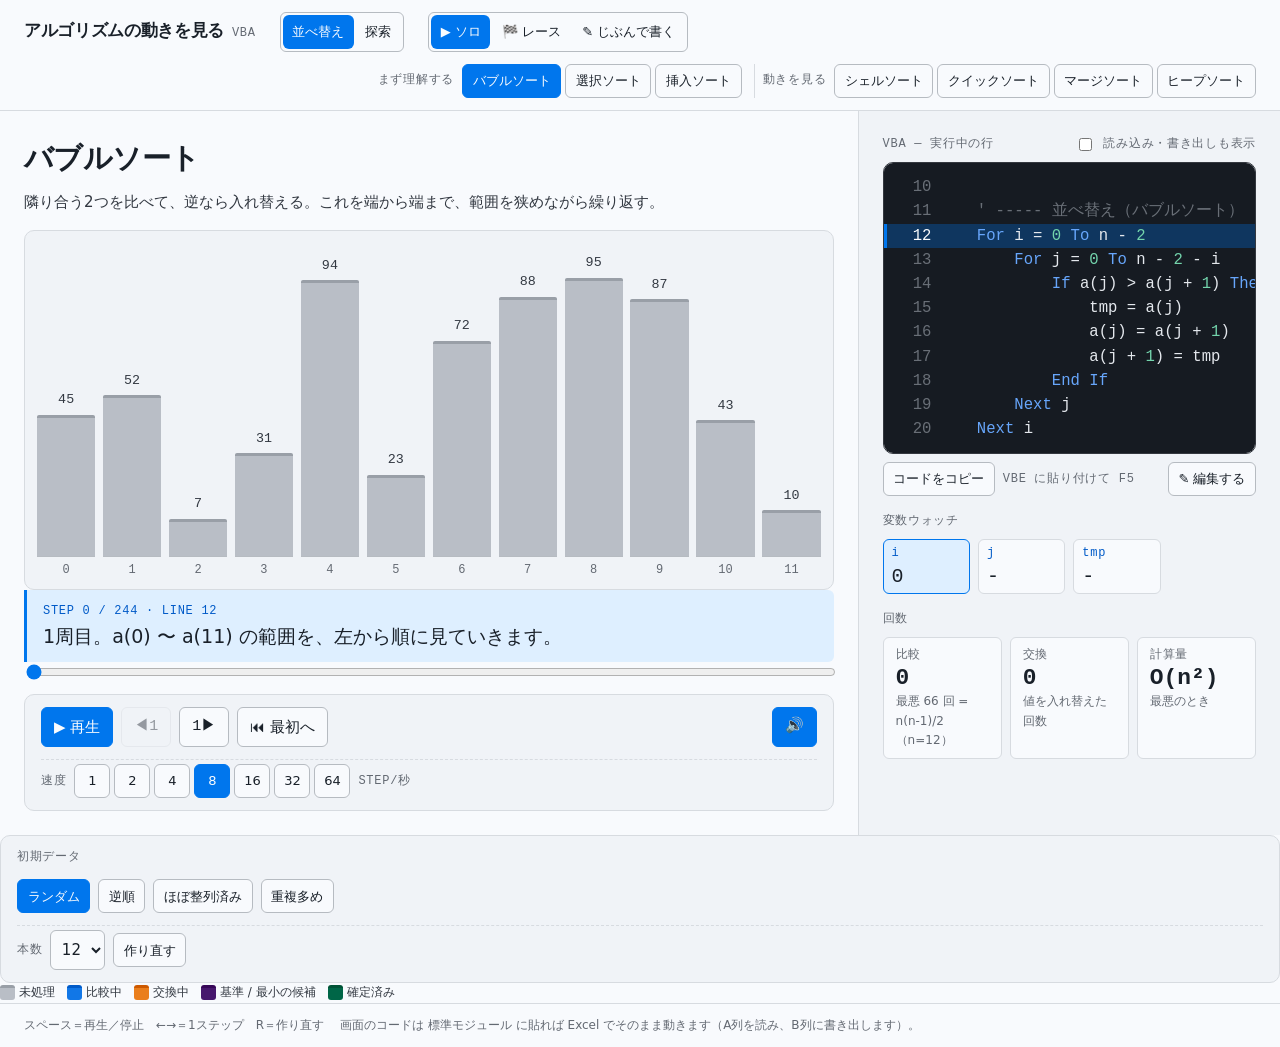
<file: index.html>
<!DOCTYPE html>
<html lang="ja">
<head>
<meta charset="utf-8">
<meta name="viewport" content="width=device-width, initial-scale=1">
<title>アルゴリズムの動きを見る — VBAで読むソート・探索</title>
<meta name="description" content="ソート・探索アルゴリズムの動きを棒グラフで見ながら、対応するVBAコードの実行行を追いかける授業用ツール。">
<link rel="stylesheet" href="css/style.css">
</head>
<body>

<header class="topbar">
  <div class="topbar__brand">アルゴリズムの動きを見る<span class="topbar__sub">VBA</span></div>
  <div class="mode-switch" id="topicSwitch" role="group" aria-label="並べ替え・探索の切り替え">
    <button class="btn btn--sm" type="button" data-topic="sort" aria-pressed="true">並べ替え</button>
    <button class="btn btn--sm" type="button" data-topic="search" aria-pressed="false">探索</button>
  </div>
  <div class="mode-switch" id="modeSwitch" role="group" aria-label="表示モード">
    <button class="btn btn--sm" type="button" data-mode="solo" aria-pressed="true">▶ ソロ</button>
    <button class="btn btn--sm" type="button" data-mode="race" aria-pressed="false">🏁 レース</button>
    <button class="btn btn--sm" type="button" data-mode="studio" aria-pressed="false">✎ じぶんで書く</button>
  </div>
  <nav class="algos" id="algos" aria-label="アルゴリズムの選択"></nav>
  <div class="mode-switch" id="searchModeSwitch" role="group" aria-label="探索の表示モード" hidden>
    <button class="btn btn--sm" type="button" data-mode="solo" aria-pressed="true">▶ ソロ</button>
    <button class="btn btn--sm" type="button" data-mode="race" aria-pressed="false">🏁 レース</button>
    <button class="btn btn--sm" type="button" data-mode="stats" aria-pressed="false">📊 平均</button>
  </div>
  <nav class="algos" id="searchAlgos" aria-label="探索アルゴリズムの選択" hidden></nav>
</header>

<main class="workbench" id="sortWorkbench">

  <section class="stage" id="stage" aria-label="可視化">
    <div class="stage__head">
      <h1 class="stage__title" id="stageTitle">—</h1>
      <p class="stage__summary" id="stageSummary"></p>
    </div>

    <div id="soloView">
      <div class="chart" id="chart" role="img" aria-label="ソート中の配列の棒グラフ"></div>

      <p class="narration" id="narration" aria-live="polite"></p>

      <div class="transport">
        <input class="seek" id="seek" type="range" min="0" max="0" value="0" step="1"
               aria-label="ステップ位置">

        <div class="control-group">
          <div class="transport__row">
            <button class="btn btn--primary" id="btnPlay" type="button">▶ 再生</button>
            <button class="btn btn--icon" id="btnPrev" type="button" aria-label="1ステップ戻る" title="1ステップ戻る（←）">◀1</button>
            <button class="btn btn--icon" id="btnNext" type="button" aria-label="1ステップ進む" title="1ステップ進む（→）">1▶</button>
            <button class="btn" id="btnReset" type="button" title="最初のステップへ">⏮ 最初へ</button>
            <span class="transport__sep"></span>
            <button class="btn btn--icon" id="btnSound" type="button" aria-pressed="true"
                    title="効果音のON/OFF">🔊</button>
          </div>
          <div class="transport__row">
            <span class="u-label">速度</span>
            <div class="speedset" id="speedSet" role="group" aria-label="再生速度（1秒あたりのステップ数）">
              <button class="btn btn--sm" type="button" data-speed="1">1</button>
              <button class="btn btn--sm" type="button" data-speed="2">2</button>
              <button class="btn btn--sm" type="button" data-speed="4">4</button>
              <button class="btn btn--sm" type="button" data-speed="8" aria-pressed="true">8</button>
              <button class="btn btn--sm" type="button" data-speed="16">16</button>
              <button class="btn btn--sm" type="button" data-speed="32">32</button>
              <button class="btn btn--sm" type="button" data-speed="64">64</button>
            </div>
            <span class="u-label">step/秒</span>
          </div>
        </div>
      </div>
    </div>

    <div id="raceView" class="race" hidden>
      <div class="race__lanes">
        <div class="race__lane" data-lane="a">
          <div class="race__head">
            <select class="field" id="raceSelectA" aria-label="レース：左のアルゴリズム"></select>
            <span class="race__status" id="raceStatusA"></span>
          </div>
          <div class="chart chart--race" id="raceChartA" role="img" aria-label="レース左側の棒グラフ"></div>
          <div class="race__stats">
            <span>step <b id="raceStepA">0</b> / <span id="raceTotalA">0</span></span>
            <span>比較 <b id="raceCompareA">0</b></span>
            <span>交換 <b id="raceSwapA">0</b></span>
          </div>
        </div>
        <div class="race__lane" data-lane="b">
          <div class="race__head">
            <select class="field" id="raceSelectB" aria-label="レース：右のアルゴリズム"></select>
            <span class="race__status" id="raceStatusB"></span>
          </div>
          <div class="chart chart--race" id="raceChartB" role="img" aria-label="レース右側の棒グラフ"></div>
          <div class="race__stats">
            <span>step <b id="raceStepB">0</b> / <span id="raceTotalB">0</span></span>
            <span>比較 <b id="raceCompareB">0</b></span>
            <span>交換 <b id="raceSwapB">0</b></span>
          </div>
        </div>
      </div>
      <div class="race__controls">
        <button class="btn btn--primary" id="raceBtnPlay" type="button">▶ レース開始</button>
        <button class="btn" id="raceBtnReset" type="button">⏮ やり直す</button>
        <span class="u-label">同じ初期データを、2つのアルゴリズムで同時に並べ替えます</span>
      </div>
    </div>

  </section>

  <aside class="inspector" id="inspector" aria-label="コードと状態">

    <section class="panel panel--code">
      <div class="panel__head">
        <span class="u-label">VBA — 実行中の行</span>
        <label class="field"><input type="checkbox" id="chkFull"> 読み込み・書き出しも表示</label>
      </div>
      <ol class="code" id="code"></ol>
      <textarea class="code-edit" id="codeEdit" hidden spellcheck="false"
                aria-label="編集中のVBAコード（コアループのみ）"></textarea>
      <p class="code-error" id="codeError" hidden role="alert"></p>
      <div class="transport__row">
        <button class="btn btn--sm" id="btnCopy" type="button">コードをコピー</button>
        <span class="u-label" id="editHint">VBE に貼り付けて F5</span>
        <span class="transport__sep"></span>
        <button class="btn btn--sm" id="btnEditToggle" type="button" hidden>✎ 編集する</button>
        <button class="btn btn--sm btn--primary" id="btnRunEdited" type="button" hidden>▶ 実行</button>
        <button class="btn btn--sm" id="btnEditReset" type="button" hidden>元に戻す</button>
      </div>
    </section>

    <section class="panel panel--watch">
      <div class="panel__head"><span class="u-label">変数ウォッチ</span></div>
      <div class="watch" id="watch"></div>
    </section>

    <section class="panel panel--count">
      <div class="panel__head"><span class="u-label">回数</span></div>
      <div class="counters">
        <div class="counter">
          <span class="counter__k">比較</span>
          <span class="counter__v" id="cntCompare">0</span>
          <span class="counter__note" id="cntTheory"></span>
        </div>
        <div class="counter">
          <span class="counter__k" id="cntSwapLabel">交換</span>
          <span class="counter__v" id="cntSwap">0</span>
          <span class="counter__note" id="cntSwapNote">値を入れ替えた回数</span>
        </div>
        <div class="counter">
          <span class="counter__k">計算量</span>
          <span class="counter__v" id="cntOrder">—</span>
          <span class="counter__note">最悪のとき</span>
        </div>
      </div>
    </section>

  </aside>

  <div id="studioView" class="studio" hidden>
    <div class="studio__code">
      <div class="studio__missionbar">
        <select class="field" id="studioMissionSelect" aria-label="ミッションを選ぶ"></select>
      </div>
      <p class="studio__prompt" id="studioPrompt"></p>

      <div class="studio__starters" id="studioStarters" role="group" aria-label="はじめかたを選ぶ">
        <span class="u-label">はじめかた</span>
        <button class="btn btn--sm" type="button" data-starter="blank">白紙から</button>
        <button class="btn btn--sm" type="button" data-starter="skeleton">骨組みから</button>
        <button class="btn btn--sm" type="button" data-starter="example">お手本を改造</button>
      </div>

      <div class="studio__editorwrap">
        <textarea class="code-edit studio__editor" id="studioEditor" spellcheck="false"
                  aria-label="じぶんで書くVBAコード"></textarea>
        <ol class="code studio__codeview" id="studioCodeView" hidden></ol>
      </div>
      <p class="code-error" id="studioSyntaxError" hidden role="alert"></p>

      <div class="studio__palette" id="studioPalette" role="group" aria-label="部品を挿入する"></div>

      <div class="transport__row">
        <button class="btn btn--sm" id="studioBtnHint" type="button" aria-pressed="false">💡 ヒント</button>
        <span class="transport__sep"></span>
        <button class="btn btn--sm" id="studioBtnCopy" type="button">コードをコピー</button>
        <button class="btn btn--sm" id="studioBtnClear" type="button">保存内容を消す</button>
        <button class="btn btn--sm btn--primary" id="studioBtnRun" type="button">▶ 実行して確かめる</button>
      </div>
      <p class="studio__hint" id="studioHintText" hidden></p>
    </div>

    <aside class="studio__view">
      <div class="chart" id="studioChart" role="img" aria-label="あなたのコードで並べ替え中の棒グラフ"></div>

      <div class="transport__row">
        <button class="btn btn--icon" id="studioBtnPlay" type="button" aria-label="再生/一時停止">▶</button>
        <button class="btn btn--icon" id="studioBtnPrev" type="button" aria-label="1ステップ戻る">◀1</button>
        <button class="btn btn--icon" id="studioBtnNext" type="button" aria-label="1ステップ進む">1▶</button>
      </div>
      <input class="seek" id="studioSeek" type="range" min="0" max="0" value="0" step="1" aria-label="ステップ位置">

      <p class="narration" id="studioNarration" aria-live="polite"></p>

      <div class="panel__head"><span class="u-label">変数ウォッチ</span></div>
      <div class="watch" id="studioWatch"></div>

      <div class="counters">
        <div class="counter">
          <span class="counter__k">比較</span>
          <span class="counter__v" id="studioCntCompare">0</span>
        </div>
        <div class="counter">
          <span class="counter__k">書き込み</span>
          <span class="counter__v" id="studioCntSwap">0</span>
        </div>
      </div>

      <div class="studio__judge" id="studioJudge" hidden>
        <p class="studio__judge-message" id="studioJudgeMessage"></p>
        <ul class="studio__judge-cases" id="studioJudgeCases"></ul>
      </div>

      <div class="studio__compare" id="studioCompare" hidden>
        <div class="control-group__head"><span class="u-label">既存アルゴリズムとの回数比較</span></div>
        <table class="studio__compare-table" id="studioCompareTable"></table>
      </div>
    </aside>
  </div>

  <div class="control-group datasource" id="datasourcePanel">
    <div class="control-group__head"><span class="u-label">初期データ</span></div>
    <div class="transport__row">
      <span id="presets" class="transport__row" role="group" aria-label="初期データのパターン"></span>
    </div>
    <div class="transport__row">
      <label class="field">本数
        <select id="count">
          <option>8</option><option>10</option><option selected>12</option>
          <option>16</option><option>20</option><option>24</option>
          <option>30</option><option>40</option><option>50</option><option>60</option>
        </select>
      </label>
      <button class="btn btn--sm" id="btnShuffle" type="button">作り直す</button>
    </div>
  </div>

  <div class="legend" id="legend" aria-label="棒の色の意味"></div>
</main>

<main class="workbench" id="searchWorkbench" hidden>

  <section class="stage" id="searchStage" aria-label="探索の可視化">
    <div class="stage__head">
      <h1 class="stage__title" id="searchStageTitle">—</h1>
      <p class="stage__summary" id="searchStageSummary"></p>
    </div>

    <div id="searchSoloView">
      <div class="chart" id="searchChart" role="img" aria-label="探索中の配列の棒グラフ"></div>

      <p class="narration" id="searchNarration" aria-live="polite"></p>

      <div class="transport">
        <input class="seek" id="searchSeek" type="range" min="0" max="0" value="0" step="1"
               aria-label="ステップ位置">

        <div class="control-group">
          <div class="transport__row">
            <button class="btn btn--primary" id="searchBtnPlay" type="button">▶ 再生</button>
            <button class="btn btn--icon" id="searchBtnPrev" type="button" aria-label="1ステップ戻る" title="1ステップ戻る（←）">◀1</button>
            <button class="btn btn--icon" id="searchBtnNext" type="button" aria-label="1ステップ進む" title="1ステップ進む（→）">1▶</button>
            <button class="btn" id="searchBtnReset" type="button" title="最初のステップへ">⏮ 最初へ</button>
          </div>
          <div class="transport__row">
            <span class="u-label">速度</span>
            <div class="speedset" id="searchSpeedSet" role="group" aria-label="再生速度（1秒あたりのステップ数）">
              <button class="btn btn--sm" type="button" data-speed="1">1</button>
              <button class="btn btn--sm" type="button" data-speed="2">2</button>
              <button class="btn btn--sm" type="button" data-speed="4">4</button>
              <button class="btn btn--sm" type="button" data-speed="8" aria-pressed="true">8</button>
              <button class="btn btn--sm" type="button" data-speed="16">16</button>
              <button class="btn btn--sm" type="button" data-speed="32">32</button>
              <button class="btn btn--sm" type="button" data-speed="64">64</button>
            </div>
            <span class="u-label">step/秒</span>
          </div>
        </div>
      </div>
    </div>

    <div id="searchRaceView" class="race" hidden>
      <div class="race__lanes">
        <div class="race__lane" data-lane="a">
          <div class="race__head">
            <span class="u-label">線形探索</span>
            <span class="race__status" id="searchRaceStatusA"></span>
          </div>
          <div class="chart chart--race" id="searchRaceChartA" role="img" aria-label="線形探索の棒グラフ"></div>
          <div class="race__stats">
            <span>step <b id="searchRaceStepA">0</b> / <span id="searchRaceTotalA">0</span></span>
            <span>比較 <b id="searchRaceCompareA">0</b></span>
          </div>
        </div>
        <div class="race__lane" data-lane="b">
          <div class="race__head">
            <span class="u-label">二分探索</span>
            <span class="race__status" id="searchRaceStatusB"></span>
          </div>
          <div class="chart chart--race" id="searchRaceChartB" role="img" aria-label="二分探索の棒グラフ"></div>
          <div class="race__stats">
            <span>step <b id="searchRaceStepB">0</b> / <span id="searchRaceTotalB">0</span></span>
            <span>比較 <b id="searchRaceCompareB">0</b></span>
          </div>
        </div>
      </div>
      <div class="race__controls">
        <button class="btn btn--primary" id="searchRaceBtnPlay" type="button">▶ レース開始</button>
        <button class="btn" id="searchRaceBtnReset" type="button">⏮ やり直す</button>
        <span class="u-label">同じ配列・同じ探す値で、線形探索と二分探索を同時に走らせます</span>
      </div>
    </div>

    <div id="searchStatsView" class="stats-panel" hidden>
      <p class="u-label">今の配列（<span id="searchStatsN">0</span>個）の全要素を1つずつ探したときの、平均比較回数</p>
      <table class="stats-table" id="searchStatsTable"></table>
      <div class="stats-bars" id="searchStatsBars"></div>
      <p class="narration" id="searchStatsNote"></p>
    </div>

  </section>

  <aside class="inspector" id="searchInspector" aria-label="コードと状態">

    <section class="panel panel--code">
      <div class="panel__head">
        <span class="u-label">VBA — 実行中の行</span>
        <label class="field"><input type="checkbox" id="searchChkFull"> 読み込み・書き出しも表示</label>
      </div>
      <ol class="code" id="searchCode"></ol>
      <div class="transport__row">
        <button class="btn btn--sm" id="searchBtnCopy" type="button">コードをコピー</button>
        <span class="u-label">VBE に貼り付けて F5</span>
      </div>
    </section>

    <section class="panel panel--watch">
      <div class="panel__head"><span class="u-label">変数ウォッチ</span></div>
      <div class="watch" id="searchWatch"></div>
    </section>

    <section class="panel panel--count">
      <div class="panel__head"><span class="u-label">回数</span></div>
      <div class="counters">
        <div class="counter">
          <span class="counter__k">比較</span>
          <span class="counter__v" id="searchCntCompare">0</span>
          <span class="counter__note" id="searchCntTheory"></span>
        </div>
        <div class="counter">
          <span class="counter__k">計算量</span>
          <span class="counter__v" id="searchCntOrder">—</span>
          <span class="counter__note">最悪のとき</span>
        </div>
      </div>
    </section>

  </aside>

  <div class="control-group datasource" id="searchDatasourcePanel">
    <div class="control-group__head"><span class="u-label">初期データ（探索のため、常に昇順ソート済み）</span></div>
    <div class="transport__row">
      <span id="searchPresets" class="transport__row" role="group" aria-label="データパターン"></span>
    </div>
    <div class="transport__row">
      <label class="field">本数
        <select id="searchCount">
          <option>8</option><option>10</option><option selected>12</option>
          <option>16</option><option>20</option><option>24</option>
          <option>30</option><option>40</option><option>50</option><option>60</option>
        </select>
      </label>
      <button class="btn btn--sm" id="searchBtnShuffle" type="button">作り直す</button>
    </div>
    <div class="control-group__head"><span class="u-label">探す値</span></div>
    <div class="transport__row" id="searchTargetSwitch" role="group" aria-label="探す値の選び方">
      <button class="btn btn--sm" type="button" data-target="found" aria-pressed="true">見つかる値</button>
      <button class="btn btn--sm" type="button" data-target="notfound" aria-pressed="false">見つからない値</button>
    </div>
  </div>

  <div class="legend" id="searchLegend" aria-label="棒の色の意味"></div>
</main>

<footer class="foot">
  <span>スペース＝再生／停止　←→＝1ステップ　R＝作り直す</span>
  <span>画面のコードは <code>標準モジュール</code> に貼れば Excel でそのまま動きます（A列を読み、B列に書き出します）。</span>
</footer>

<script src="js/vba.js"></script>
<script src="js/recorder.js"></script>
<script src="js/presets.js"></script>
<script src="js/player.js"></script>
<script src="js/race.js"></script>
<script src="js/render.js"></script>
<script src="js/interpreter.js"></script>
<script src="js/sound.js"></script>
<script src="js/algorithms/bubble.js"></script>
<script src="js/algorithms/selection.js"></script>
<script src="js/algorithms/insertion.js"></script>
<script src="js/algorithms/shell.js"></script>
<script src="js/algorithms/quick.js"></script>
<script src="js/algorithms/merge.js"></script>
<script src="js/algorithms/heap.js"></script>
<script src="js/algorithms/linear-search.js"></script>
<script src="js/algorithms/binary-search.js"></script>
<script src="js/missions.js"></script>
<script src="js/editor.js"></script>
<script src="js/studio.js"></script>
<script src="js/search.js"></script>
<script src="js/app.js"></script>
</body>
</html>
</file>
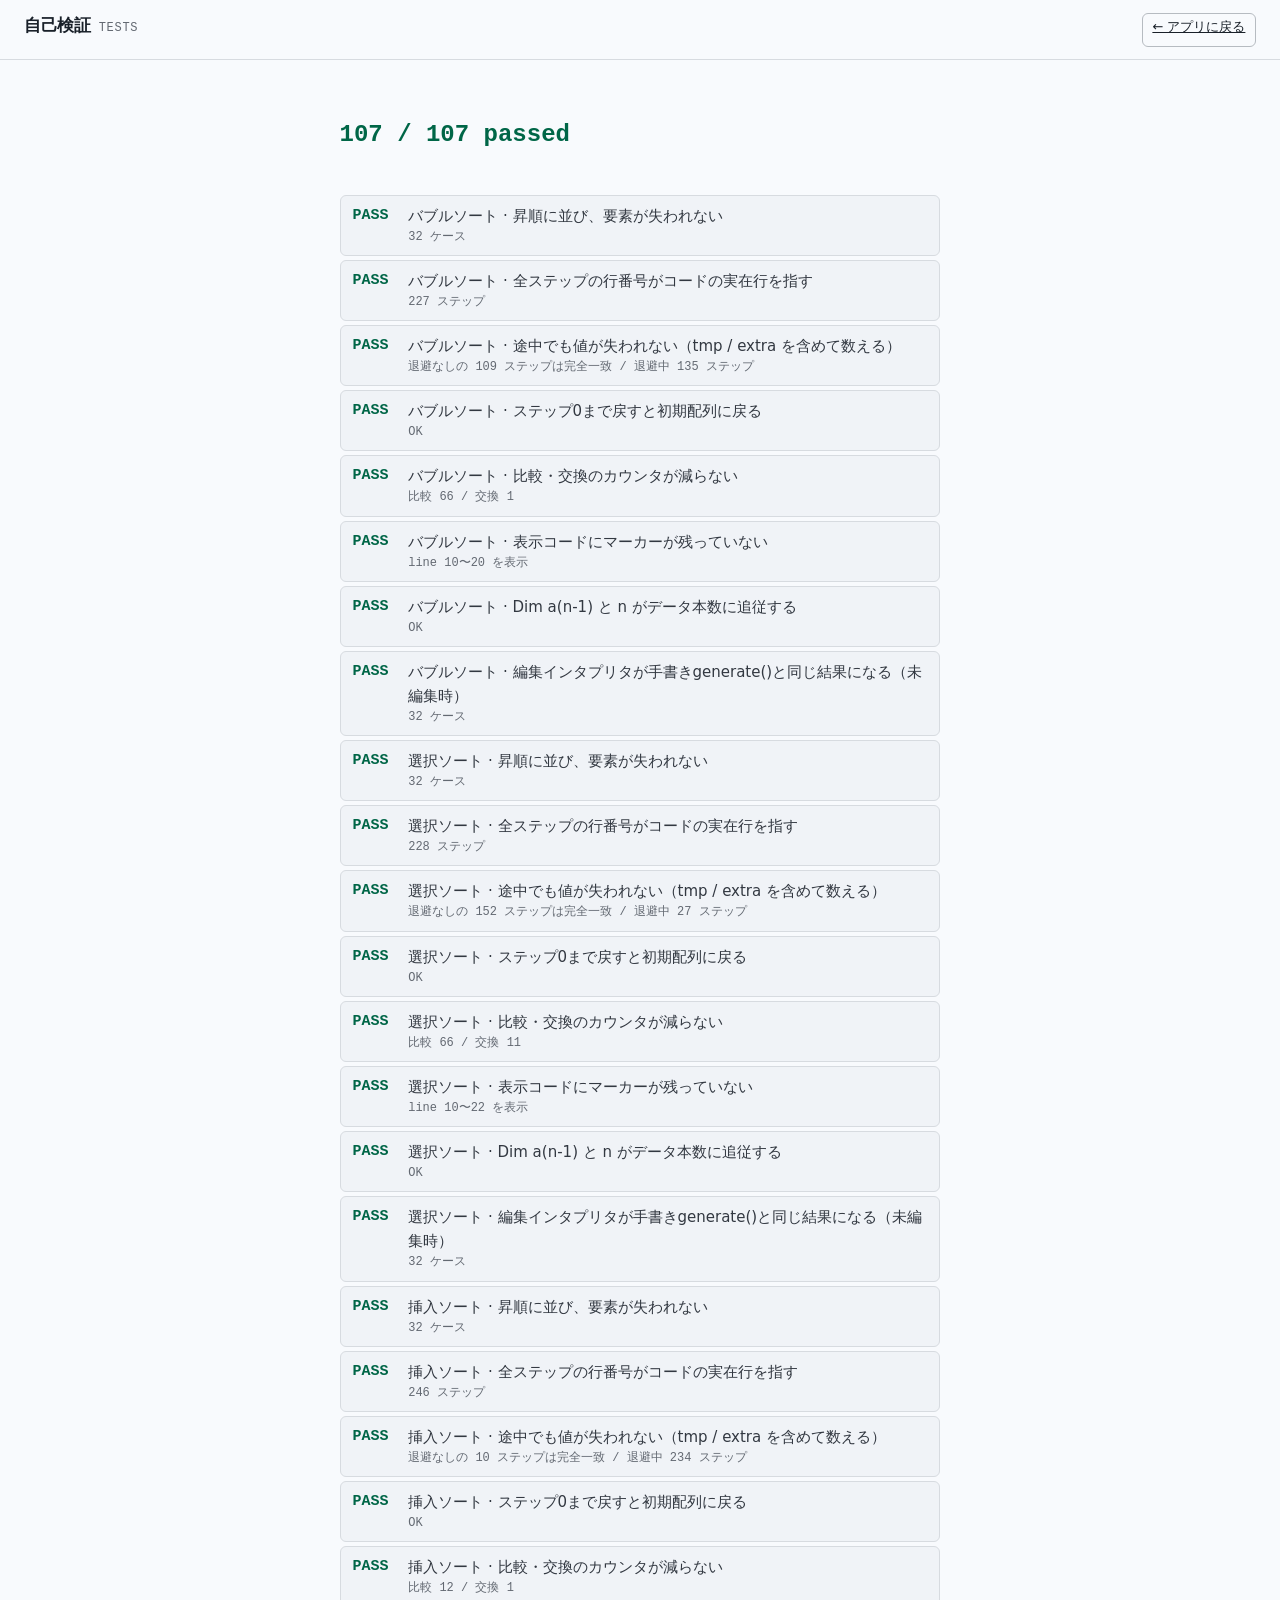
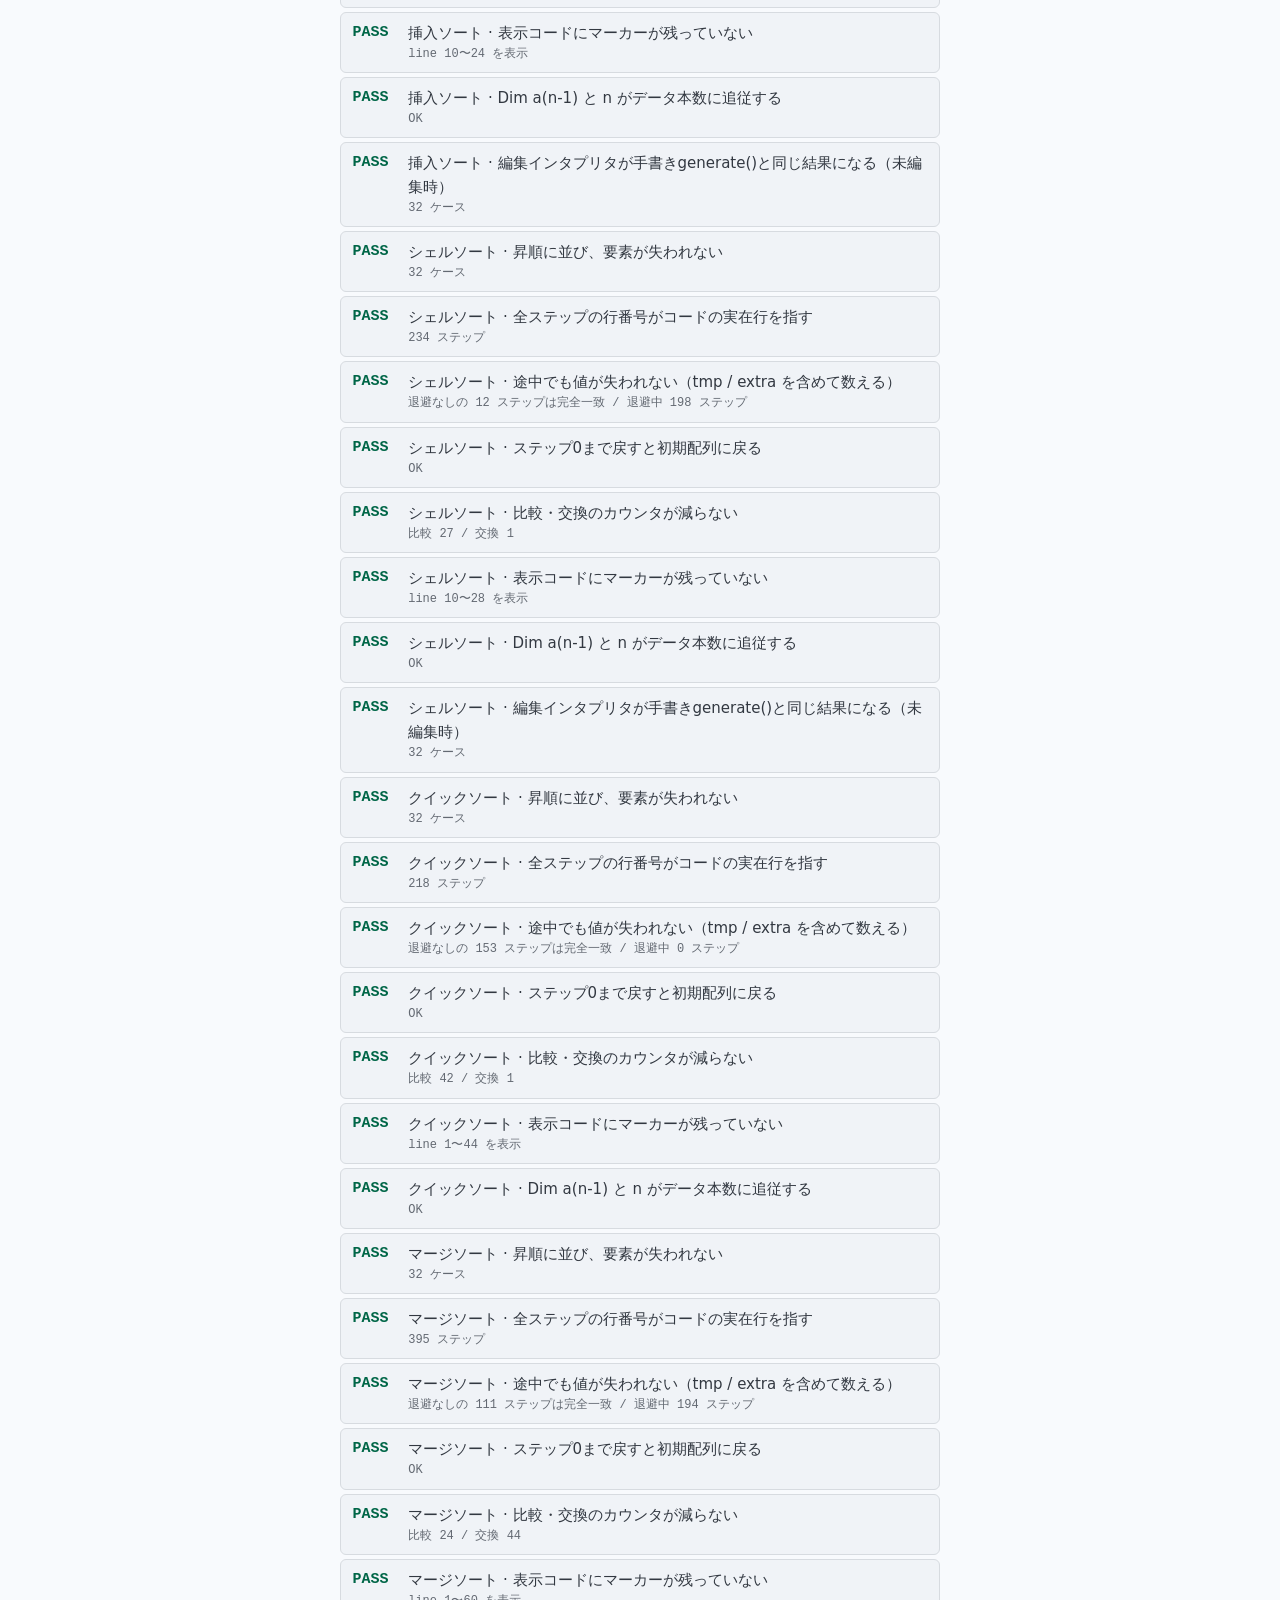
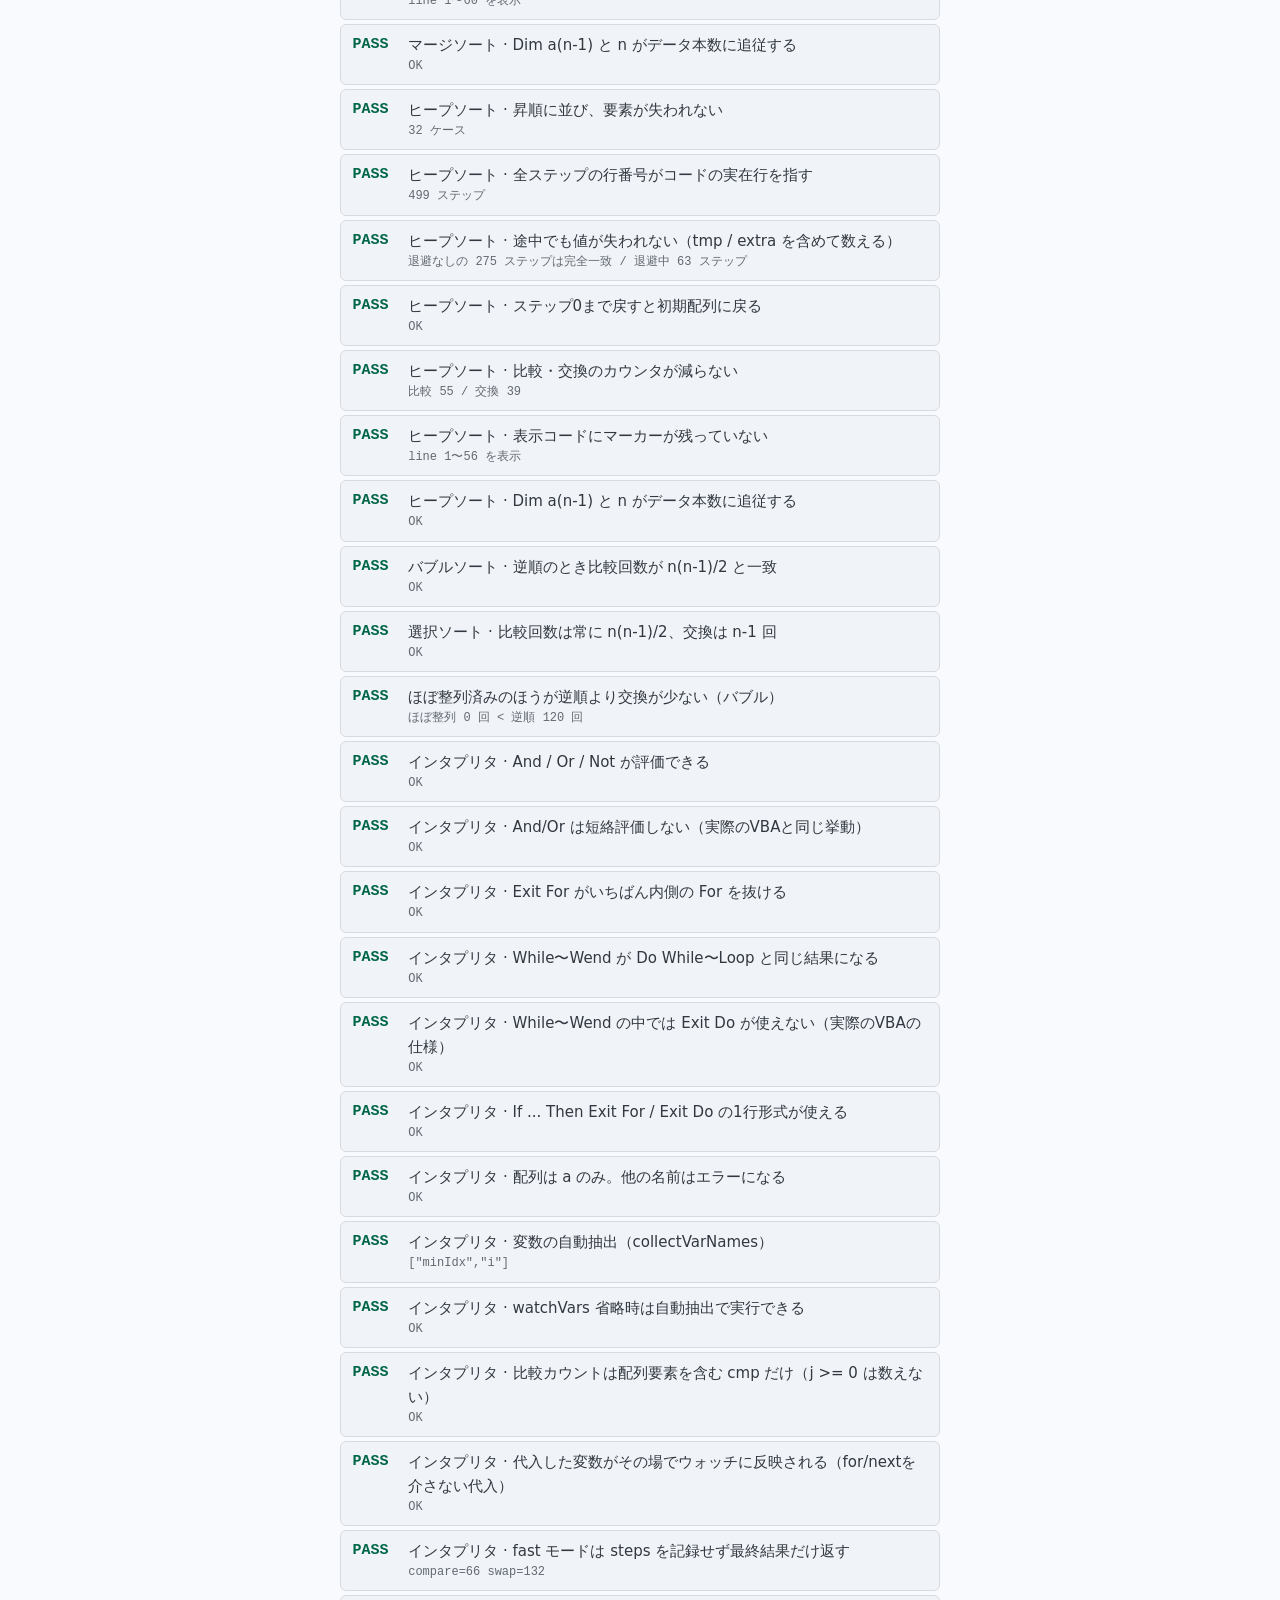
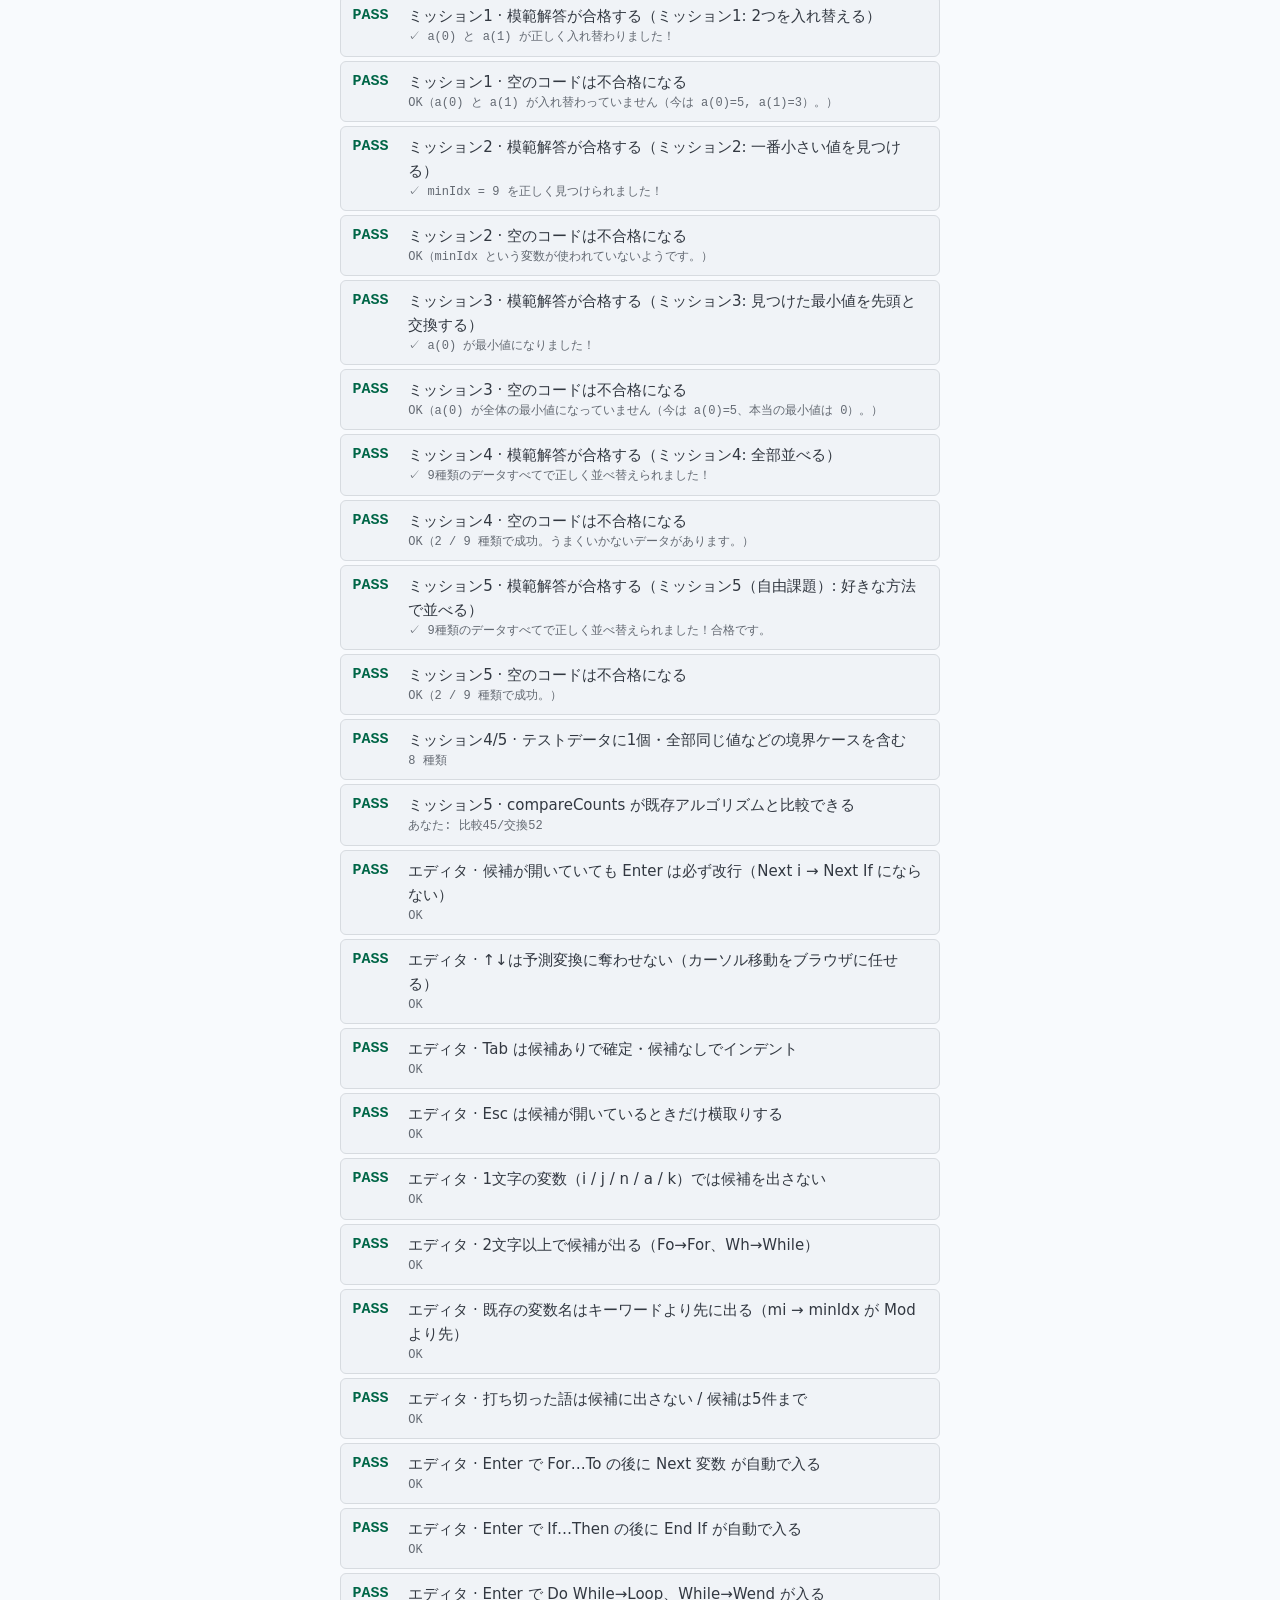
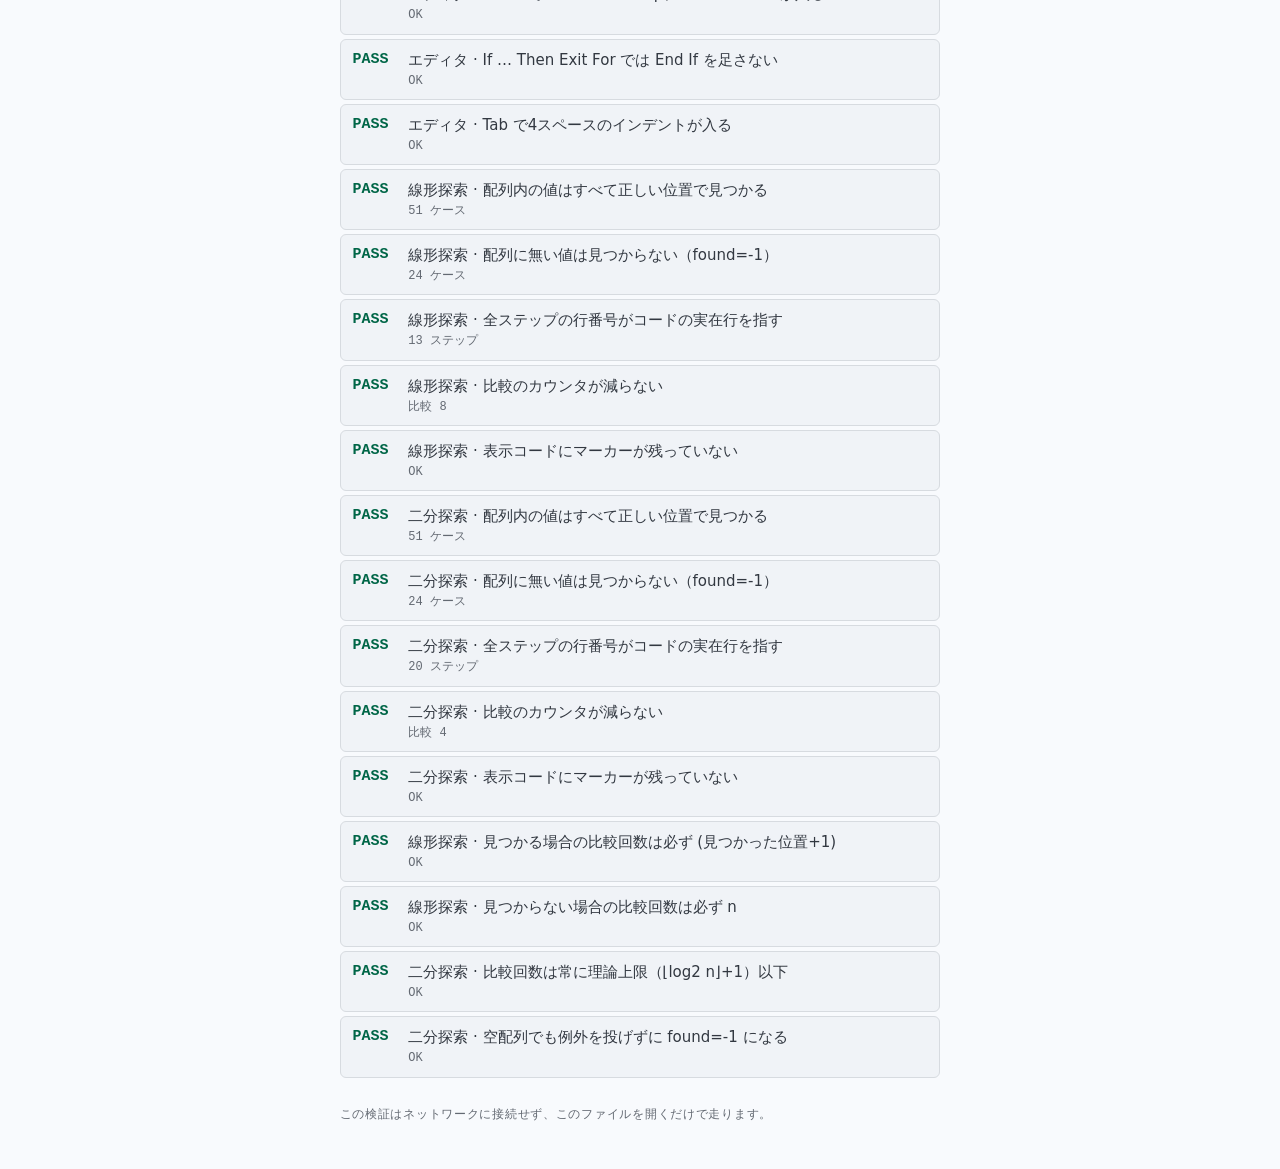
<file: tests.html>
<!DOCTYPE html>
<html lang="ja">
<head>
<meta charset="utf-8">
<meta name="viewport" content="width=device-width, initial-scale=1">
<title>自己検証 — ソートの動きを見る</title>
<link rel="stylesheet" href="css/style.css">
<style>
  .tests { max-width: 68ch; margin: 0 auto; padding: var(--space-xl) var(--space-lg); display: flex; flex-direction: column; gap: var(--space-md); }
  .tests__summary { font-family: var(--font-mono); font-size: var(--text-xl); font-weight: 600; }
  .tests__summary[data-ok="true"]  { color: var(--bar-sorted); }
  .tests__summary[data-ok="false"] { color: var(--bar-swap-edge); }
  .tests__list { list-style: none; margin: 0; padding: 0; display: flex; flex-direction: column; gap: var(--space-2xs); }
  .tests__item { display: grid; grid-template-columns: 5ch minmax(0, 1fr); gap: var(--space-xs);
                 padding: var(--space-xs) var(--space-sm); border: var(--rule-hair) solid var(--color-rule);
                 border-radius: var(--radius-md); background: var(--color-paper-2); }
  .tests__mark { font-family: var(--font-mono); font-weight: 600; }
  .tests__item[data-ok="true"]  .tests__mark { color: var(--bar-sorted); }
  .tests__item[data-ok="false"] .tests__mark { color: var(--bar-swap-edge); }
  .tests__item[data-ok="false"] { border-color: var(--bar-swap-edge); }
  .tests__detail { display: block; font-family: var(--font-mono); font-size: var(--text-xs); color: var(--color-ink-3); }
</style>
</head>
<body>

<header class="topbar">
  <div class="topbar__brand">自己検証<span class="topbar__sub">tests</span></div>
  <nav class="algos"><a class="btn btn--sm" href="index.html">← アプリに戻る</a></nav>
</header>

<main class="tests">
  <p class="tests__summary" id="summary">実行中…</p>
  <ul class="tests__list" id="list"></ul>
  <p class="u-label">この検証はネットワークに接続せず、このファイルを開くだけで走ります。</p>
</main>

<script src="js/vba.js"></script>
<script src="js/recorder.js"></script>
<script src="js/presets.js"></script>
<script src="js/interpreter.js"></script>
<script src="js/algorithms/bubble.js"></script>
<script src="js/algorithms/selection.js"></script>
<script src="js/algorithms/insertion.js"></script>
<script src="js/algorithms/shell.js"></script>
<script src="js/algorithms/quick.js"></script>
<script src="js/algorithms/merge.js"></script>
<script src="js/algorithms/heap.js"></script>
<script src="js/algorithms/linear-search.js"></script>
<script src="js/algorithms/binary-search.js"></script>
<script src="js/missions.js"></script>
<script src="js/editor.js"></script>
<script src="js/tests.js"></script>
<script>
(function () {
  var results;
  try {
    results = SV.runTests();
  } catch (e) {
    document.getElementById('summary').textContent = '検証自体が落ちました: ' + e.message;
    document.getElementById('summary').setAttribute('data-ok', 'false');
    return;
  }
  var list = document.getElementById('list');
  var pass = 0;
  results.forEach(function (r) {
    if (r.ok) pass++;
    var li = document.createElement('li');
    li.className = 'tests__item';
    li.setAttribute('data-ok', String(r.ok));

    var mark = document.createElement('span');
    mark.className = 'tests__mark';
    mark.textContent = r.ok ? 'PASS' : 'FAIL';

    var body = document.createElement('span');
    body.appendChild(document.createTextNode(r.name));
    if (r.detail) {
      var d = document.createElement('span');
      d.className = 'tests__detail';
      d.textContent = r.detail;
      body.appendChild(d);
    }
    li.appendChild(mark);
    li.appendChild(body);
    list.appendChild(li);
  });
  var s = document.getElementById('summary');
  s.textContent = pass + ' / ' + results.length + ' passed';
  s.setAttribute('data-ok', String(pass === results.length));
})();
</script>
</body>
</html>
</file>
<file: css/style.css>
@import url("tokens.css");

/* ============================================================
   基礎
   ============================================================ */
*, *::before, *::after { box-sizing: border-box; }

/* [hidden] 属性は、同じ詳細度のクラスセレクタ（.race{display:flex} など）に
   上書きされることがある（実際に #raceView で発生していた不具合）。
   トグル表示に使う要素すべてに影響するので、ここで確実に勝たせておく。 */
[hidden] { display: none !important; }

html, body { overflow-x: clip; }
html { -webkit-text-size-adjust: 100%; }

body {
  margin: 0;
  min-height: 100vh;
  display: flex;
  flex-direction: column;
  background: var(--color-paper);
  color: var(--color-ink-2);
  font-family: var(--font-body);
  font-size: var(--text-base);
  line-height: 1.6;
}

h1, h2, h3 {
  font-family: var(--font-display);
  font-style: normal;
  font-weight: 600;
  letter-spacing: var(--tracking-tight);
  color: var(--color-ink);
  margin: 0;
}

:where(button, input, select, [tabindex]):focus-visible {
  outline: 2px solid var(--color-focus);
  outline-offset: 2px;
  border-radius: var(--radius-sm);
}

.u-mono { font-family: var(--font-mono); letter-spacing: var(--tracking-mono); }

.u-label {
  font-family: var(--font-mono);
  font-size: var(--text-xs);
  letter-spacing: var(--tracking-mono);
  text-transform: uppercase;
  color: var(--color-ink-3);
}

.u-visually-hidden {
  position: absolute;
  width: 1px; height: 1px;
  padding: 0; margin: -1px;
  overflow: hidden;
  clip-path: inset(50%);
  white-space: nowrap;
}

/* ============================================================
   トップバー — N9 edge-aligned
   ============================================================ */
.topbar {
  display: flex;
  flex-wrap: wrap;
  align-items: baseline;
  gap: var(--space-sm) var(--space-lg);
  padding: var(--space-sm) var(--space-lg);
  border-bottom: var(--rule-hair) solid var(--color-rule);
  background: var(--color-paper);
}

.topbar__brand {
  font-family: var(--font-display);
  font-weight: 600;
  font-size: var(--text-md);
  letter-spacing: var(--tracking-tight);
  color: var(--color-ink);
  white-space: nowrap;
}

.topbar__sub {
  margin-left: var(--space-xs);
  font-family: var(--font-mono);
  font-size: var(--text-xs);
  letter-spacing: var(--tracking-mono);
  text-transform: uppercase;
  font-weight: 400;
  color: var(--color-ink-3);
}

.algos { display: flex; flex-wrap: wrap; gap: var(--space-2xs); margin-left: auto; }

.algos__group { display: flex; align-items: center; gap: var(--space-2xs); padding-left: var(--space-xs); }

.algos__group + .algos__group {
  margin-left: var(--space-xs);
  border-left: var(--rule-hair) solid var(--color-rule);
}

.algos__tier {
  font-family: var(--font-mono);
  font-size: var(--text-xs);
  letter-spacing: var(--tracking-mono);
  color: var(--color-ink-3);
  padding-right: var(--space-2xs);
}

/* ============================================================
   ボタン — 8状態
   ============================================================ */
.btn {
  font-family: var(--font-body);
  font-size: var(--text-base);
  font-weight: 500;
  line-height: 1.2;
  color: var(--color-ink);
  background: var(--color-paper);
  border: var(--rule-hair) solid var(--color-rule-2);
  border-radius: var(--radius-md);
  padding: 0.5rem 0.75rem;
  min-height: 40px;
  cursor: pointer;
  white-space: nowrap;
  transition: background-color var(--dur-2) var(--ease-out),
              border-color var(--dur-2) var(--ease-out),
              color var(--dur-2) var(--ease-out),
              transform var(--dur-1) var(--ease-out);
}

.btn:hover, .btn.is-hover { background: var(--color-paper-3); border-color: var(--color-ink-3); }
.btn:active, .btn.is-active { transform: translateY(1px); }

.btn[aria-pressed="true"],
.btn[aria-selected="true"],
.btn.is-selected {
  background: var(--color-accent);
  border-color: var(--color-accent);
  color: var(--color-accent-ink);
}

.btn[disabled], .btn.is-disabled {
  opacity: 0.42;
  cursor: not-allowed;
  background: var(--color-paper-2);
  border-color: var(--color-rule);
  transform: none;
}

.btn--primary {
  background: var(--color-accent);
  border-color: var(--color-accent);
  color: var(--color-accent-ink);
}
.btn--primary:hover, .btn--primary.is-hover {
  background: var(--color-accent-2);
  border-color: var(--color-accent-2);
}

.btn--icon { min-width: 44px; font-family: var(--font-mono); }
.btn--sm   { min-height: 34px; padding: 0.3rem 0.6rem; font-size: var(--text-sm); }

.btn[data-state="loading"] { color: var(--color-ink-3); cursor: progress; }
.btn[data-state="error"]   { border-color: var(--bar-swap-edge); color: var(--bar-swap-edge); }
.btn[data-state="success"] { border-color: var(--bar-sorted); color: var(--bar-sorted); }

/* ============================================================
   ワークベンチ本体
   ============================================================ */
.workbench {
  flex: 1 1 auto;
  display: grid;
  grid-template-columns: minmax(0, 1fr) clamp(340px, 33vw, 520px);
  align-items: stretch;
  min-height: 0;
}

.stage {
  display: flex;
  flex-direction: column;
  gap: var(--space-md);
  padding: var(--space-lg);
  min-width: 0;
}

.stage__head { display: flex; flex-wrap: wrap; align-items: baseline; gap: var(--space-xs) var(--space-md); }
.stage__title { font-size: var(--text-display); }
.stage__summary { color: var(--color-ink-2); font-size: var(--text-base); margin: 0; }

/* ---- 棒グラフ ---- */
.chart {
  display: flex;
  align-items: flex-end;
  gap: clamp(2px, 0.6vw, 8px);
  height: clamp(200px, 40vh, 440px);
  padding: var(--space-md) var(--space-sm) var(--space-xs);
  border: var(--rule-hair) solid var(--color-rule);
  border-radius: var(--radius-lg);
  background: var(--color-paper-2);
}

.bar { flex: 1 1 0; min-width: 0; height: 100%; display: flex; flex-direction: column; }

.bar__track { position: relative; flex: 1 1 auto; min-height: 0; }

.bar__col {
  position: absolute;
  left: 0; right: 0; bottom: 0;
  height: var(--h, 0%);
  border-radius: 2px 2px 0 0;
  background: var(--bar-idle);
  border-top: 3px solid var(--bar-idle-edge);
  transition: height var(--dur-3) var(--ease-out),
              background-color var(--dur-1) linear,
              border-color var(--dur-1) linear,
              transform var(--dur-2) var(--ease-out);
}

.bar__value {
  position: absolute;
  left: 0; right: 0;
  bottom: var(--h, 0%);
  margin-bottom: 4px;
  text-align: center;
  font-family: var(--font-mono);
  font-size: var(--text-value);
  font-weight: 500;
  color: var(--color-ink-2);
  transition: bottom var(--dur-3) var(--ease-out);
}

.bar__index {
  flex: 0 0 auto;
  padding-top: 4px;
  text-align: center;
  font-family: var(--font-mono);
  font-size: var(--text-xs);
  color: var(--color-ink-3);
  border-top: var(--rule-hair) solid var(--color-rule-2);
}

.bar[data-state="compare"] .bar__col { background: var(--bar-compare); border-top-color: var(--bar-compare-edge); }
.bar[data-state="swap"]    .bar__col { background: var(--bar-swap);    border-top-color: var(--bar-swap-edge); transform: translateY(-5px); }
.bar[data-state="sorted"]  .bar__col { background: var(--bar-sorted);  border-top-color: var(--bar-sorted-edge); }
.bar[data-state="pivot"]   .bar__col { background: var(--bar-pivot);   border-top-color: var(--bar-pivot-edge); }
/* 二分探索で、絞り込みにより探索範囲から外れた要素。新しい色は増やさず、idle色を薄くするだけに留める。 */
.bar[data-state="excluded"] .bar__col { opacity: 0.35; }
.bar[data-state="excluded"] .bar__value { opacity: 0.35; }

.bar[data-state="compare"] .bar__value,
.bar[data-state="swap"] .bar__value,
.bar[data-state="pivot"] .bar__value { color: var(--color-ink); font-weight: 600; }

.bar[data-cursor="true"] .bar__track {
  box-shadow: inset 0 0 0 2px var(--bar-cursor-ring);
  border-radius: var(--radius-sm);
}

.chart[data-dense="true"] .bar__value { display: none; }
.chart[data-dense="true"] .bar__index { display: none; }

/* ---- 実況 ---- */
.narration {
  margin: 0;
  min-height: 3.4em;
  padding: var(--space-sm) var(--space-md);
  border-left: 3px solid var(--color-accent);
  background: var(--color-accent-wash);
  border-radius: 0 var(--radius-md) var(--radius-md) 0;
  font-size: var(--text-narrate);
  line-height: 1.5;
  color: var(--color-ink);
}

.narration__step {
  display: block;
  font-family: var(--font-mono);
  font-size: var(--text-xs);
  letter-spacing: var(--tracking-mono);
  text-transform: uppercase;
  color: var(--color-accent-2);
  margin-bottom: 2px;
}

/* ---- コントロールのグループ枠 ----
   再生・速度・初期データなど、性質の違う操作をひと目で見分けられるよう、
   枠＋見出しでひとまとまりにする。無仕切りで1行に詰め込むと「とっ散らかった」
   印象になっていたため、機能ごとに視覚的な境界を与えている。 */
.control-group {
  display: flex;
  flex-direction: column;
  gap: var(--space-sm);
  padding: var(--space-sm) var(--space-md);
  border: var(--rule-hair) solid var(--color-rule);
  border-radius: var(--radius-lg);
  background: var(--color-paper-2);
}

.control-group__head {
  display: flex;
  align-items: center;
  gap: var(--space-xs);
}

/* ---- 操作 ---- */
.transport { display: flex; flex-direction: column; gap: var(--space-sm); }
.transport__row { display: flex; flex-wrap: wrap; align-items: center; gap: var(--space-xs); }
.transport__sep { flex: 1 1 var(--space-xs); }
.transport__row + .transport__row { padding-top: var(--space-2xs); border-top: var(--rule-hair) dashed var(--color-rule); }

.field {
  display: flex;
  align-items: center;
  gap: var(--space-xs);
  font-family: var(--font-mono);
  font-size: var(--text-xs);
  letter-spacing: var(--tracking-mono);
  text-transform: uppercase;
  color: var(--color-ink-3);
}

.field input[type="range"] { accent-color: var(--color-accent); width: 120px; }
.field select { font-family: var(--font-body); font-size: var(--text-base); padding: 0.35rem 0.4rem; min-height: 40px; border: var(--rule-hair) solid var(--color-rule-2); border-radius: var(--radius-md); background: var(--color-paper); color: var(--color-ink); }
.field output { color: var(--color-ink); min-width: 5ch; }

.seek { width: 100%; accent-color: var(--color-accent); }

/* ---- 速度（プリセットボタン） ----
   1〜120の連続スライダーは、実際によく使う低速域（1〜5）ほど
   選びにくいという問題があったため、倍々の離散ボタンに置き換えた。 */
.speedset { display: flex; flex-wrap: wrap; align-items: center; gap: var(--space-2xs); }
.speedset .btn--sm { min-width: 36px; padding-left: 0.4rem; padding-right: 0.4rem; }

.datasource { /* .control-group の見た目をそのまま使う。ここには挙動に関わるルールだけ書く */ }

/* ---- モード切替（ソロ／レース） ----
   以前は「🏁 2つ並べてレース」という単発ボタンがデータ設定の行に埋もれていて、
   画面全体が切り替わる大きな操作であることが伝わりにくかった。
   2択のセグメントコントロールとして独立させ、トップバーに置く。 */
.mode-switch {
  display: flex;
  gap: 2px;
  padding: 2px;
  border: var(--rule-hair) solid var(--color-rule-2);
  border-radius: var(--radius-md);
  background: var(--color-paper);
}

.mode-switch .btn {
  border: 0;
  background: transparent;
}

.mode-switch .btn[aria-pressed="true"] {
  background: var(--color-accent);
  border-color: var(--color-accent);
  color: var(--color-accent-ink);
}

/* ============================================================
   インスペクタ（右ペイン）
   ============================================================ */
.inspector {
  display: flex;
  flex-direction: column;
  gap: var(--space-md);
  padding: var(--space-lg);
  border-left: var(--rule-hair) solid var(--color-rule);
  background: var(--color-paper-2);
  min-width: 0;
}

.panel { display: flex; flex-direction: column; gap: var(--space-xs); min-width: 0; }
.panel__head { display: flex; align-items: center; gap: var(--space-xs); flex-wrap: wrap; }
.panel__head .u-label { margin-right: auto; }

/* ---- コードペイン ---- */
.code {
  margin: 0;
  padding: var(--space-sm) 0;
  list-style: none;
  background: var(--color-graphite);
  border: var(--rule-hair) solid var(--color-rule-dark);
  border-radius: var(--radius-lg);
  overflow: auto;
  max-height: min(46vh, 520px);
  font-family: var(--font-mono);
  font-size: var(--text-code);
  line-height: 1.55;
}

.code__line {
  display: grid;
  grid-template-columns: 3.5ch minmax(0, 1fr);
  gap: var(--space-xs);
  padding: 0 var(--space-sm);
  border-left: 3px solid transparent;
}

.code__no  { text-align: right; color: var(--color-on-dark-3); user-select: none; }
.code__src { white-space: pre; color: var(--color-on-dark); }

.code__line.is-active {
  background: color-mix(in oklch, var(--color-accent) 30%, transparent);
  border-left-color: var(--color-accent);
}
.code__line.is-active .code__no { color: var(--color-accent-ink); }
.code__line.is-hidden { display: none; }

.tok-kw  { color: oklch(72% 0.14 256); }
.tok-com { color: var(--color-on-dark-3); }
.tok-num { color: oklch(80% 0.11 165); }

/* ---- コード編集（簡易インタプリタ） ---- */
.code-edit {
  display: block;
  width: 100%;
  box-sizing: border-box;
  resize: vertical;
  min-height: 200px;
  max-height: min(46vh, 520px);
  padding: var(--space-sm);
  background: var(--color-graphite);
  border: var(--rule-hair) solid var(--color-rule-dark);
  border-radius: var(--radius-lg);
  color: var(--color-on-dark);
  font-family: var(--font-mono);
  font-size: var(--text-code);
  line-height: 1.55;
  tab-size: 4;
}
.code-edit:focus-visible { outline: 2px solid var(--color-focus); outline-offset: 1px; }

.code-error {
  margin: 0;
  padding: var(--space-xs) var(--space-sm);
  border: var(--rule-hair) solid var(--bar-swap-edge);
  border-radius: var(--radius-md);
  background: color-mix(in oklch, var(--bar-swap) 22%, var(--color-paper));
  color: var(--bar-swap-edge);
  font-size: var(--text-sm);
  font-family: var(--font-mono);
  white-space: pre-wrap;
}

/* ---- 変数ウォッチ ---- */
.watch { display: grid; grid-template-columns: repeat(auto-fill, minmax(84px, 1fr)); gap: var(--space-xs); }

.watch__item {
  padding: var(--space-2xs) var(--space-xs);
  border: var(--rule-hair) solid var(--color-rule);
  border-radius: var(--radius-md);
  background: var(--color-paper);
  transition: background-color var(--dur-3) var(--ease-out),
              border-color var(--dur-3) var(--ease-out);
}

.watch__item.is-changed { background: var(--color-accent-wash); border-color: var(--color-accent); }

.watch__k { display: block; font-family: var(--font-mono); font-size: var(--text-xs); letter-spacing: var(--tracking-mono); color: var(--color-accent-2); }
.watch__v { display: block; font-family: var(--font-mono); font-size: var(--text-lg); font-weight: 500; color: var(--color-ink); line-height: 1.25; }

/* ---- カウンタ ---- */
.counters { display: grid; grid-template-columns: repeat(auto-fit, minmax(112px, 1fr)); gap: var(--space-xs); }

.counter {
  padding: var(--space-xs) var(--space-sm);
  border: var(--rule-hair) solid var(--color-rule);
  border-radius: var(--radius-md);
  background: var(--color-paper);
}

.counter__k { display: block; font-family: var(--font-mono); font-size: var(--text-xs); letter-spacing: var(--tracking-mono); color: var(--color-ink-3); }
.counter__v { display: block; font-family: var(--font-mono); font-size: var(--text-counter); font-weight: 600; color: var(--color-ink); line-height: 1.2; }
.counter__note { display: block; font-size: var(--text-xs); color: var(--color-ink-3); }

/* ---- 凡例 ---- */
.legend { display: flex; flex-wrap: wrap; gap: var(--space-xs) var(--space-sm); }
.legend__item { display: flex; align-items: center; gap: var(--space-2xs); font-size: var(--text-xs); color: var(--color-ink-2); }
.legend__swatch { width: 15px; height: 15px; border-radius: 3px; border-top: 3px solid transparent; }

/* ============================================================
   フッタ — Ft2 inline
   ============================================================ */
.foot {
  display: flex;
  flex-wrap: wrap;
  gap: var(--space-xs) var(--space-md);
  padding: var(--space-sm) var(--space-lg);
  border-top: var(--rule-hair) solid var(--color-rule);
  font-size: var(--text-xs);
  color: var(--color-ink-3);
}

.foot code { font-family: var(--font-mono); }

/* ============================================================
   レース — 2つのアルゴリズムを並走させる
   ============================================================ */
.workbench.is-race { grid-template-columns: minmax(0, 1fr); }

.race { display: flex; flex-direction: column; gap: var(--space-md); }

.race__lanes {
  display: grid;
  grid-template-columns: minmax(0, 1fr) minmax(0, 1fr);
  gap: var(--space-md);
}

.race__lane {
  display: flex;
  flex-direction: column;
  gap: var(--space-xs);
  padding: var(--space-sm);
  border: var(--rule-hair) solid var(--color-rule);
  border-radius: var(--radius-lg);
  background: var(--color-paper-2);
  min-width: 0;
}

.race__head { display: flex; align-items: center; gap: var(--space-xs); }
.race__head select { flex: 1 1 auto; min-width: 0; }

.race__status {
  font-family: var(--font-mono);
  font-size: var(--text-xs);
  letter-spacing: var(--tracking-mono);
  color: var(--color-ink-3);
  text-align: right;
  white-space: nowrap;
  overflow: hidden;
  text-overflow: ellipsis;
}

.race__status[data-state="finished"] { color: var(--bar-sorted); font-weight: 600; }

.chart--race { height: clamp(140px, 26vh, 260px); }

.race__stats {
  display: flex;
  flex-wrap: wrap;
  gap: var(--space-sm) var(--space-md);
  font-family: var(--font-mono);
  font-size: var(--text-sm);
  color: var(--color-ink-2);
}

.race__controls { display: flex; flex-wrap: wrap; align-items: center; gap: var(--space-xs); }

/* datasource・legend は .stage/.inspector/.studio のどれとも独立して、
   常に画面下部にフル幅で表示する（3モード共通の設定パネルなので）。 */
.datasource, .legend { grid-column: 1 / -1; }

/* ============================================================
   じぶんで書く（スタジオ） — コードを左の主役にする
   ============================================================ */
.workbench.is-studio { grid-template-columns: minmax(0, 1fr); }

.studio {
  display: grid;
  grid-template-columns: minmax(0, 1fr) clamp(300px, 32vw, 440px);
  gap: 0;
  grid-column: 1 / -1;
  align-items: stretch;
}

.studio__code {
  display: flex;
  flex-direction: column;
  gap: var(--space-sm);
  padding: var(--space-lg);
  min-width: 0;
}

.studio__view {
  display: flex;
  flex-direction: column;
  gap: var(--space-sm);
  padding: var(--space-lg);
  border-left: var(--rule-hair) solid var(--color-rule);
  background: var(--color-paper-2);
  min-width: 0;
}

.studio__missionbar { display: flex; align-items: center; gap: var(--space-xs); min-width: 0; }
.studio__missionbar select { flex: 1 1 auto; min-width: 0; font-size: var(--text-md); min-height: 44px; }

.studio__prompt { margin: 0; color: var(--color-ink-2); font-size: var(--text-base); line-height: 1.6; }

.studio__starters, .studio__palette {
  display: flex;
  flex-wrap: wrap;
  align-items: center;
  gap: var(--space-xs);
}

.studio__editorwrap { position: relative; min-height: 200px; }
.studio__editor { min-height: 260px; }
.studio__codeview { max-height: none; min-height: 260px; }

.studio__hint {
  margin: 0;
  padding: var(--space-xs) var(--space-sm);
  border-left: 3px solid var(--color-accent);
  background: var(--color-accent-wash);
  border-radius: 0 var(--radius-md) var(--radius-md) 0;
  font-size: var(--text-sm);
  color: var(--color-ink);
}

/* ---- 予測変換ポップアップ ---- */
.editor-suggest {
  position: absolute;
  z-index: 50;
  min-width: 220px;
  max-width: 340px;
  max-height: 220px;
  overflow-y: auto;
  background: var(--color-graphite);
  border: var(--rule-hair) solid var(--color-rule-dark);
  border-radius: var(--radius-md);
  box-shadow: 0 4px 14px oklch(24% 0.02 258 / 0.25);
  font-family: var(--font-mono);
  font-size: var(--text-xs);
}

.editor-suggest__item {
  display: flex;
  justify-content: space-between;
  gap: var(--space-sm);
  padding: var(--space-2xs) var(--space-xs);
  cursor: pointer;
  color: var(--color-on-dark);
  white-space: nowrap;
}

.editor-suggest__item.is-active { background: var(--color-accent); color: var(--color-accent-ink); }
.editor-suggest__name { font-weight: 600; }
.editor-suggest__desc {
  color: var(--color-on-dark-3);
  overflow: hidden;
  text-overflow: ellipsis;
}
.editor-suggest__item.is-active .editor-suggest__desc { color: var(--color-accent-ink); opacity: 0.85; }

/* 候補が開いていること自体に生徒は気づかないので、閉じ方を常に足元に見せる。 */
.editor-suggest__hint {
  padding: var(--space-2xs) var(--space-xs);
  border-top: var(--rule-hair) solid var(--color-rule-dark);
  color: var(--color-on-dark-3);
  font-size: var(--text-xs);
}

/* ---- 判定パネル ---- */
.studio__judge {
  padding: var(--space-sm);
  border-radius: var(--radius-md);
  border: var(--rule-hair) solid var(--color-rule);
}
.studio__judge[data-ok="true"] {
  background: color-mix(in oklch, var(--bar-sorted) 14%, var(--color-paper));
  border-color: var(--bar-sorted-edge);
}
.studio__judge[data-ok="false"] {
  background: color-mix(in oklch, var(--bar-swap) 16%, var(--color-paper));
  border-color: var(--bar-swap-edge);
}
.studio__judge-message { margin: 0 0 var(--space-2xs); font-weight: 600; color: var(--color-ink); }
.studio__judge-cases { margin: 0; padding-left: 1.1em; font-size: var(--text-xs); color: var(--color-ink-3); }
.studio__judge-cases li[data-ok="false"] { color: var(--bar-swap-edge); }

/* ---- 回数比較テーブル ---- */
.studio__compare-table { width: 100%; border-collapse: collapse; font-family: var(--font-mono); font-size: var(--text-sm); }
.studio__compare-table th, .studio__compare-table td {
  padding: var(--space-2xs) var(--space-xs);
  border-bottom: var(--rule-hair) solid var(--color-rule);
  text-align: right;
}
.studio__compare-table th:first-child, .studio__compare-table td:first-child { text-align: left; }
.studio__compare-table tr.is-you td { font-weight: 600; color: var(--color-accent-2); }

/* ============================================================
   探索 — 平均ステップ数パネル（統計サブモード）
   ============================================================ */
.workbench.is-stats { grid-template-columns: minmax(0, 1fr); }

.stats-panel { display: flex; flex-direction: column; gap: var(--space-lg); grid-column: 1 / -1; padding: var(--space-lg); }

.stats-table { width: 100%; border-collapse: collapse; font-family: var(--font-mono); font-size: var(--text-sm); }
.stats-table th, .stats-table td {
  padding: var(--space-xs) var(--space-sm);
  border-bottom: var(--rule-hair) solid var(--color-rule);
  text-align: right;
}
.stats-table th:first-child, .stats-table td:first-child { text-align: left; }

.stats-bars { display: flex; flex-direction: column; gap: var(--space-sm); }
.stats-bar { display: grid; grid-template-columns: 9ch minmax(0, 1fr) 8ch; align-items: center; gap: var(--space-sm); }
.stats-bar__label { font-family: var(--font-mono); font-size: var(--text-sm); color: var(--color-ink-2); }
.stats-bar__track { height: 22px; background: var(--color-paper); border: var(--rule-hair) solid var(--color-rule); border-radius: var(--radius-sm); overflow: hidden; }
.stats-bar__fill { height: 100%; background: var(--color-accent); transition: width var(--dur-3) var(--ease-out); }
.stats-bar__value { font-family: var(--font-mono); font-size: var(--text-sm); text-align: right; color: var(--color-ink); }

/* ============================================================
   レスポンシブ
   ============================================================ */
@media (max-width: 1000px) {
  .workbench { grid-template-columns: minmax(0, 1fr); }
  .inspector { border-left: 0; border-top: var(--rule-hair) solid var(--color-rule); }
  .algos { margin-left: 0; width: 100%; }
  .studio { grid-template-columns: minmax(0, 1fr); }
  .studio__view { border-left: 0; border-top: var(--rule-hair) solid var(--color-rule); }
}

@media (max-width: 700px) {
  .race__lanes { grid-template-columns: minmax(0, 1fr); }
}

@media (max-width: 560px) {
  .topbar, .stage, .inspector, .studio__code, .studio__view, .foot {
    padding-left: var(--space-md); padding-right: var(--space-md);
  }
  .chart { height: clamp(180px, 34vh, 300px); }
  .field input[type="range"] { width: 88px; }
  .algos__group + .algos__group { margin-left: 0; padding-left: 0; border-left: 0; }
  .code { max-height: 40vh; }
  .watch { grid-template-columns: repeat(auto-fill, minmax(72px, 1fr)); }
  .counters { grid-template-columns: 1fr 1fr; }
  .studio__editor, .studio__codeview { min-height: 180px; }
}

/* タッチ操作の端末（スマホ・タブレット）では、幅に関係なく指で押せる大きさを確保する。
   マウス前提の投影・PC操作時（pointer: fine）は情報密度を優先して34pxのまま詰める。 */
@media (pointer: coarse) {
  .btn { min-height: 44px; }
  .btn--sm { min-height: 44px; padding-top: 0.5rem; padding-bottom: 0.5rem; }
  .field select { min-height: 44px; }
  .field { min-height: 44px; }
  .speedset .btn--sm { min-width: 44px; }
}

@media (prefers-reduced-motion: reduce) {
  *, *::before, *::after {
    transition-duration: 1ms !important;
    animation-duration: 1ms !important;
  }
}
</file>
